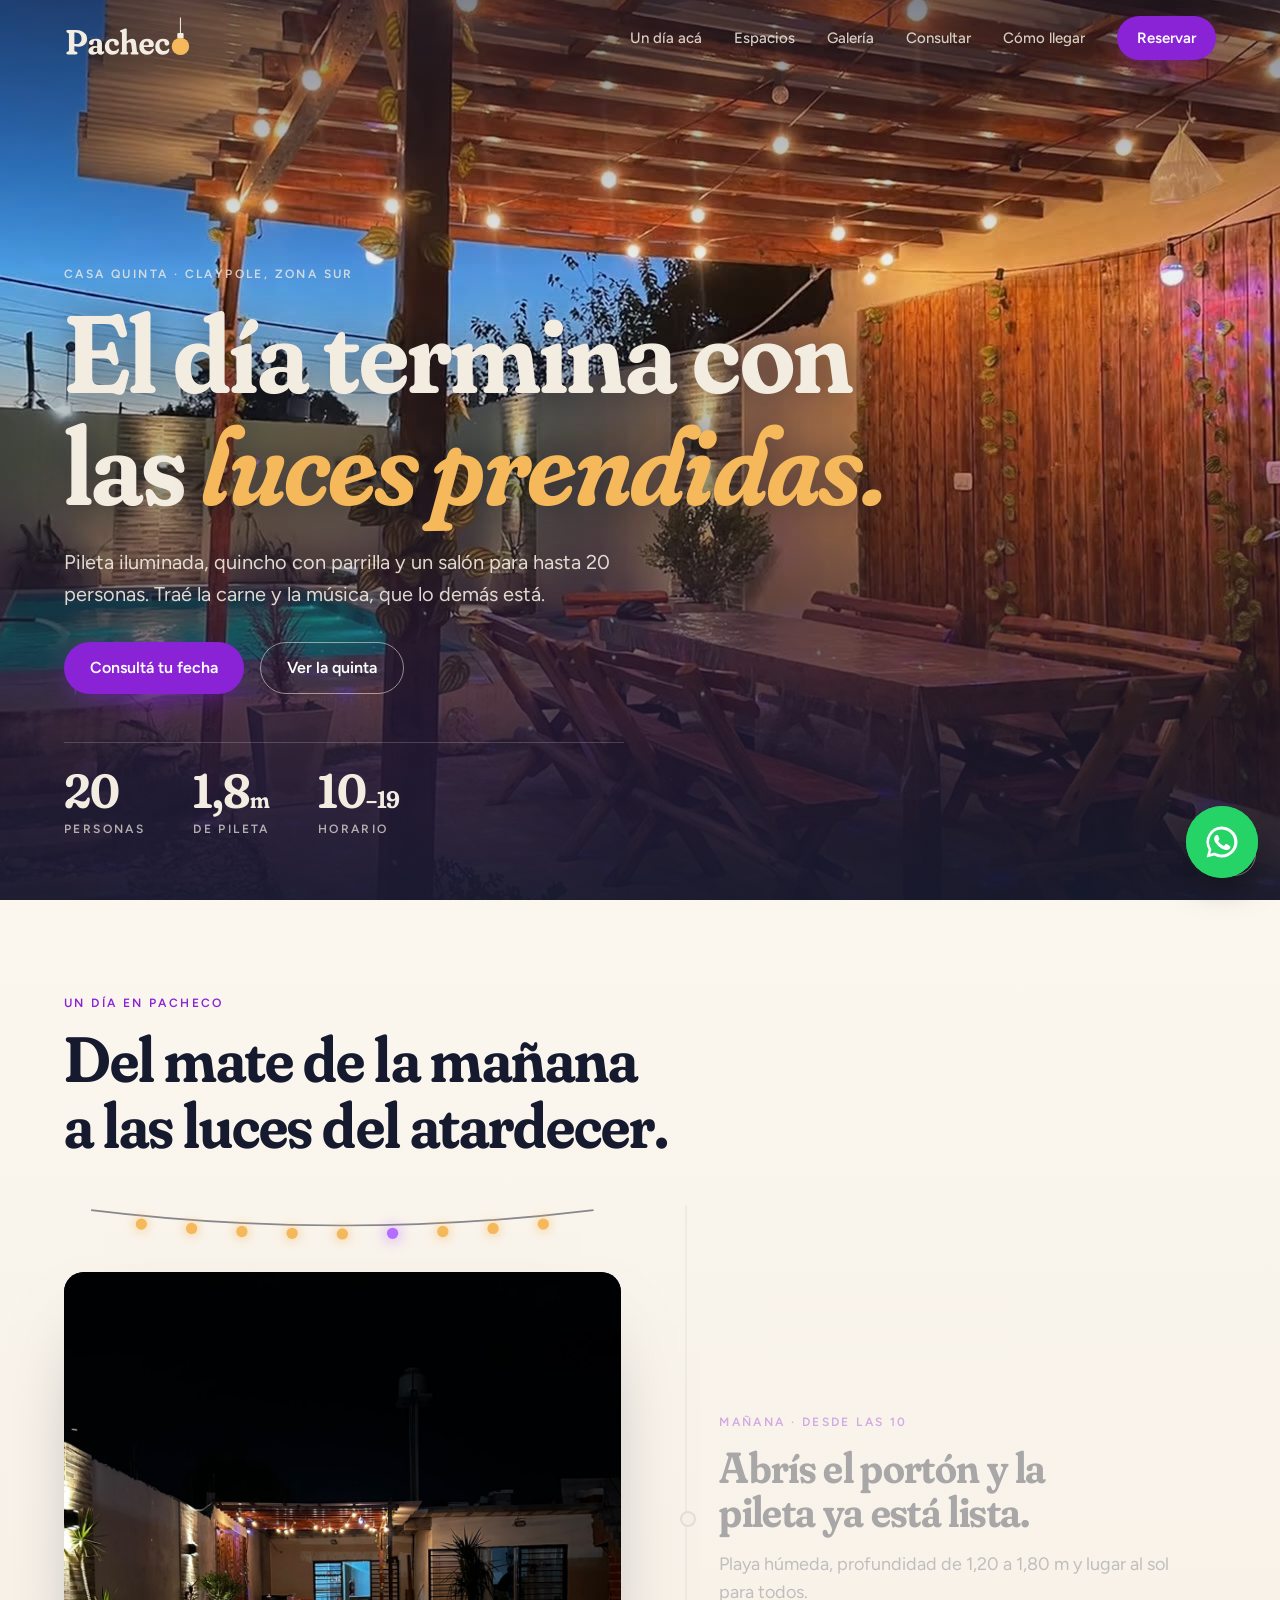
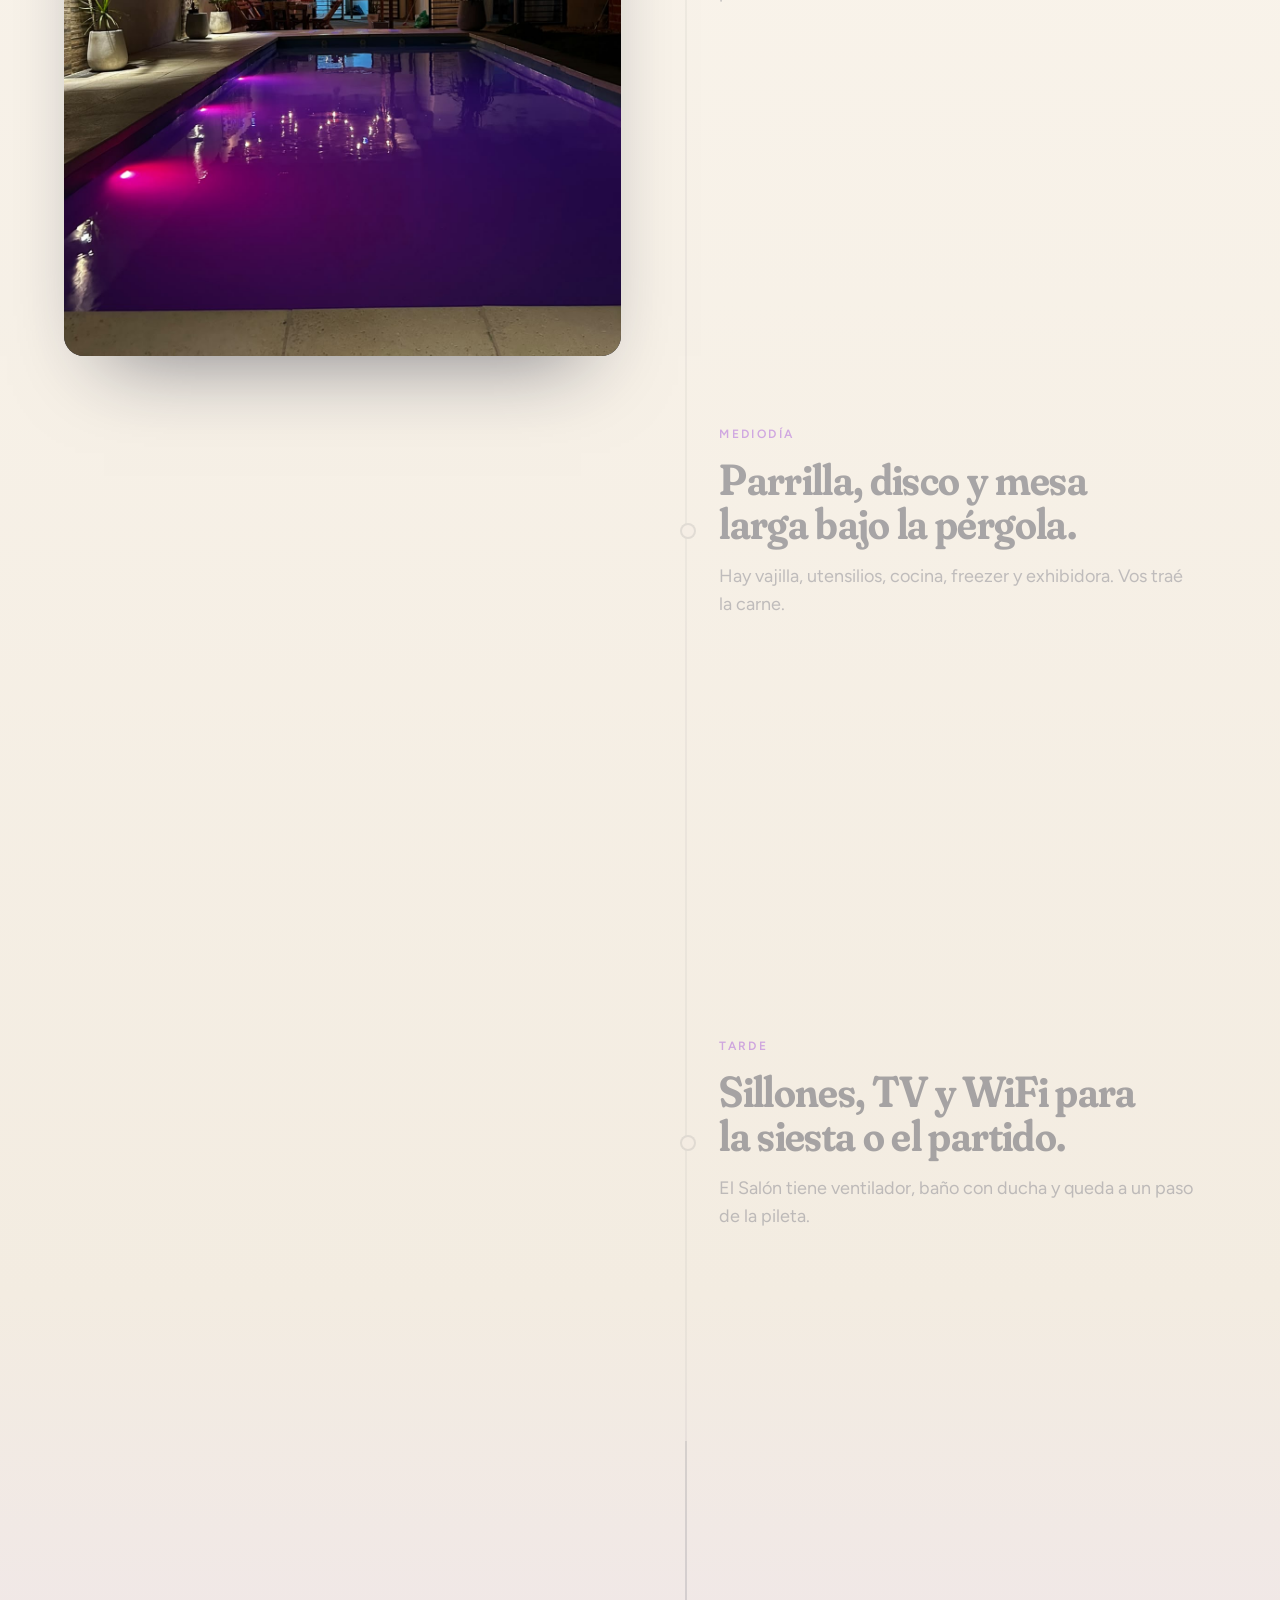
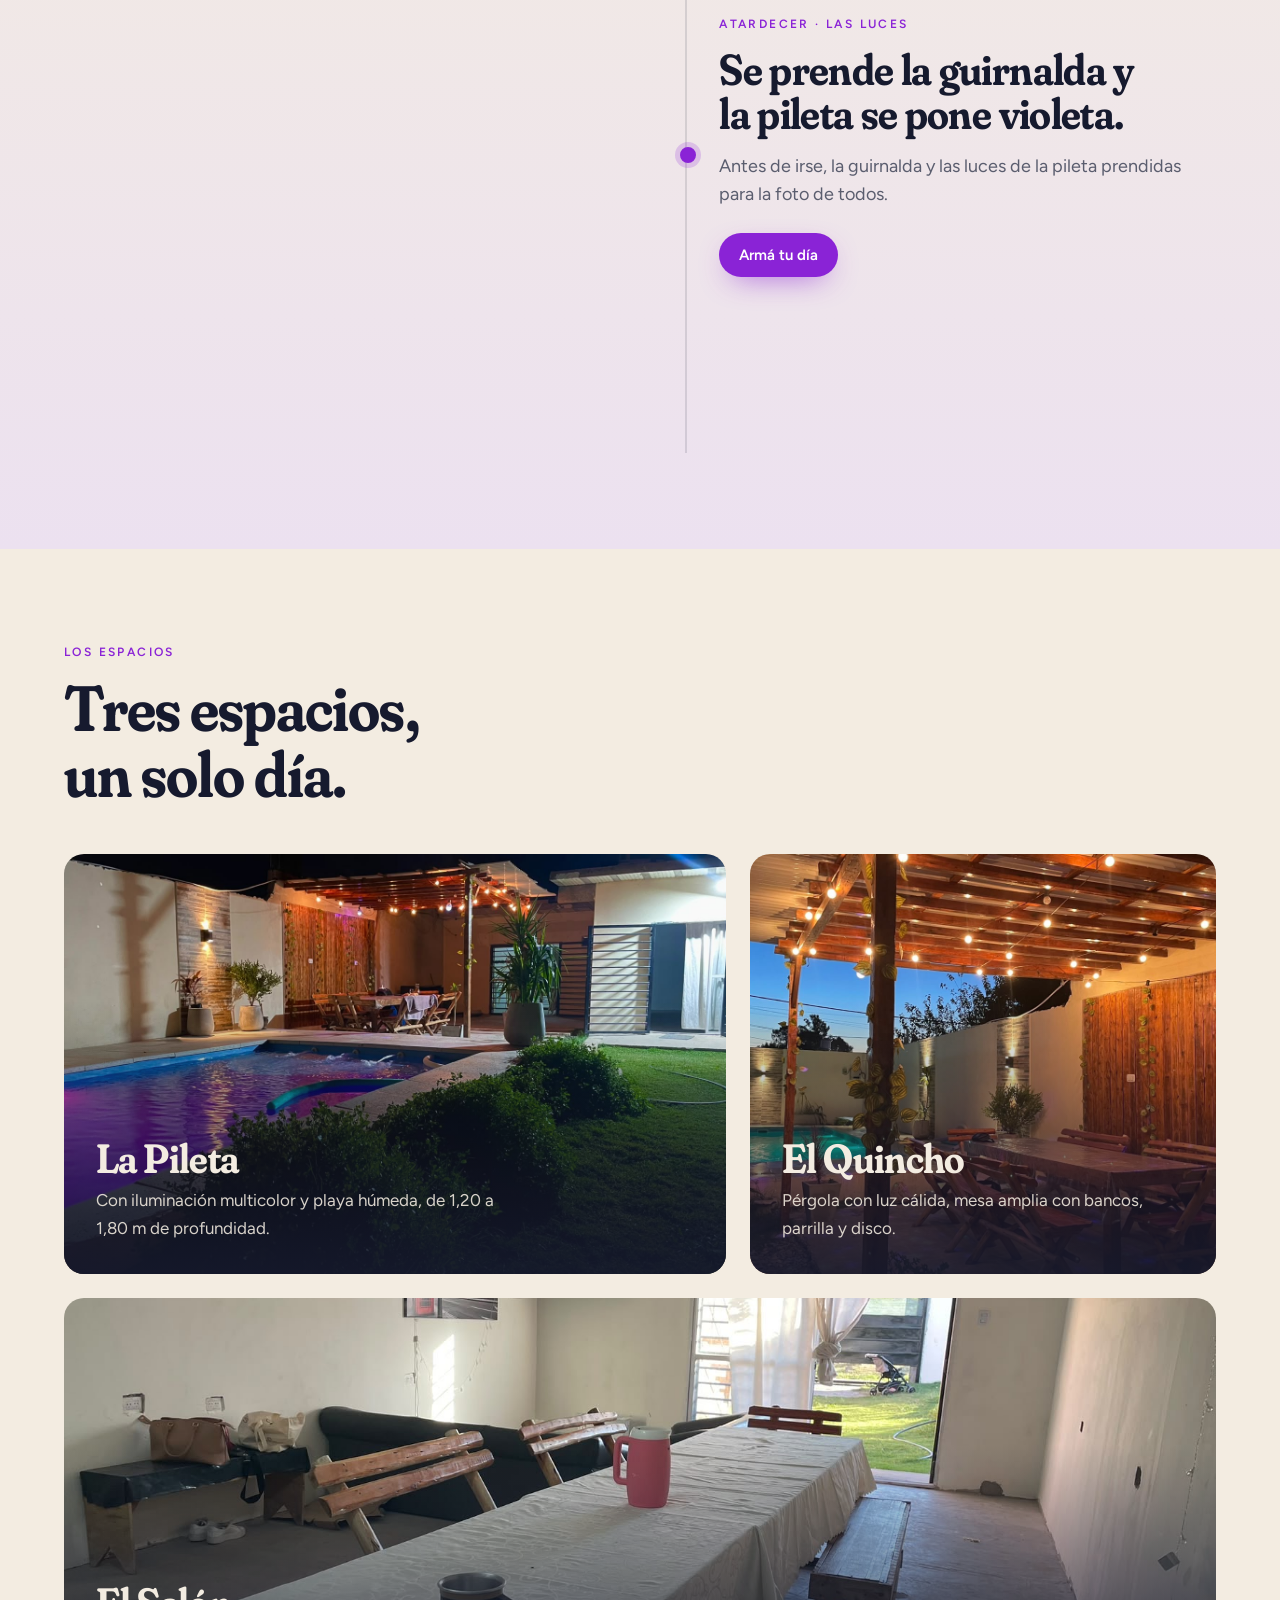
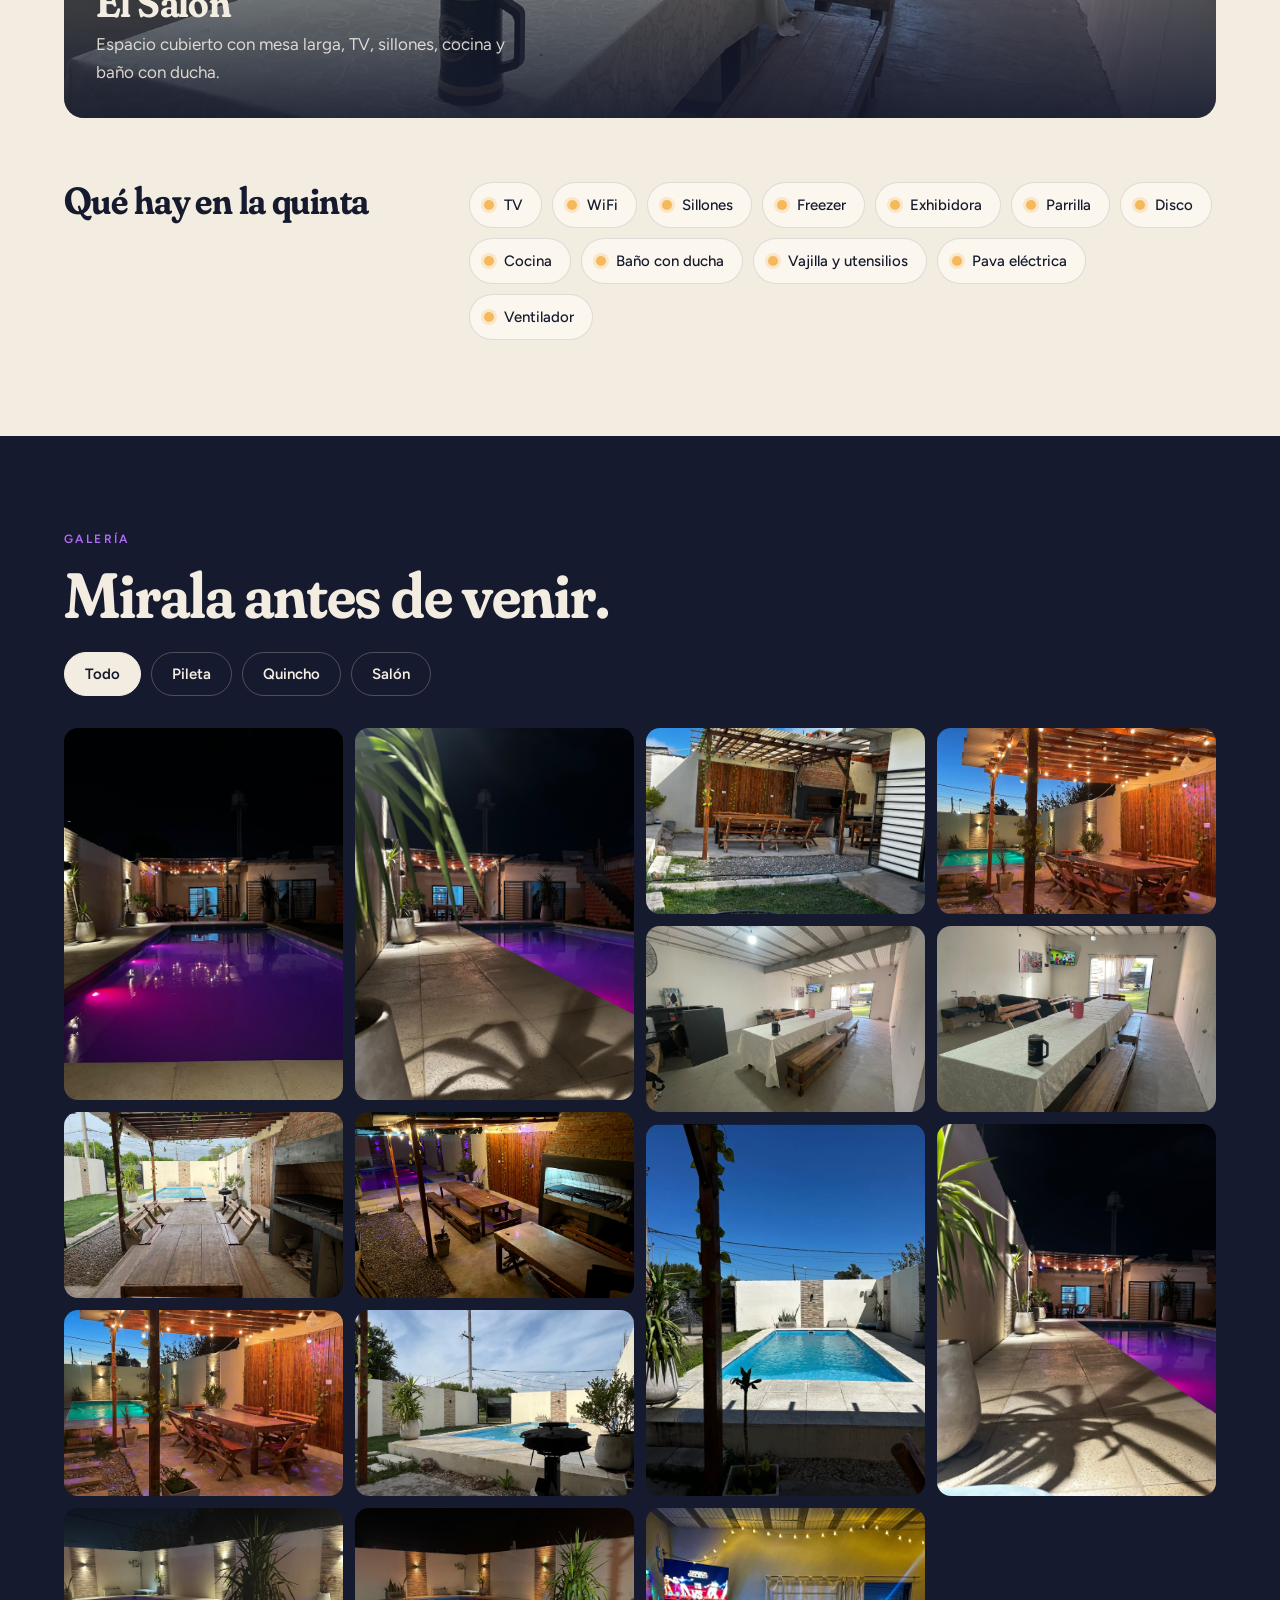
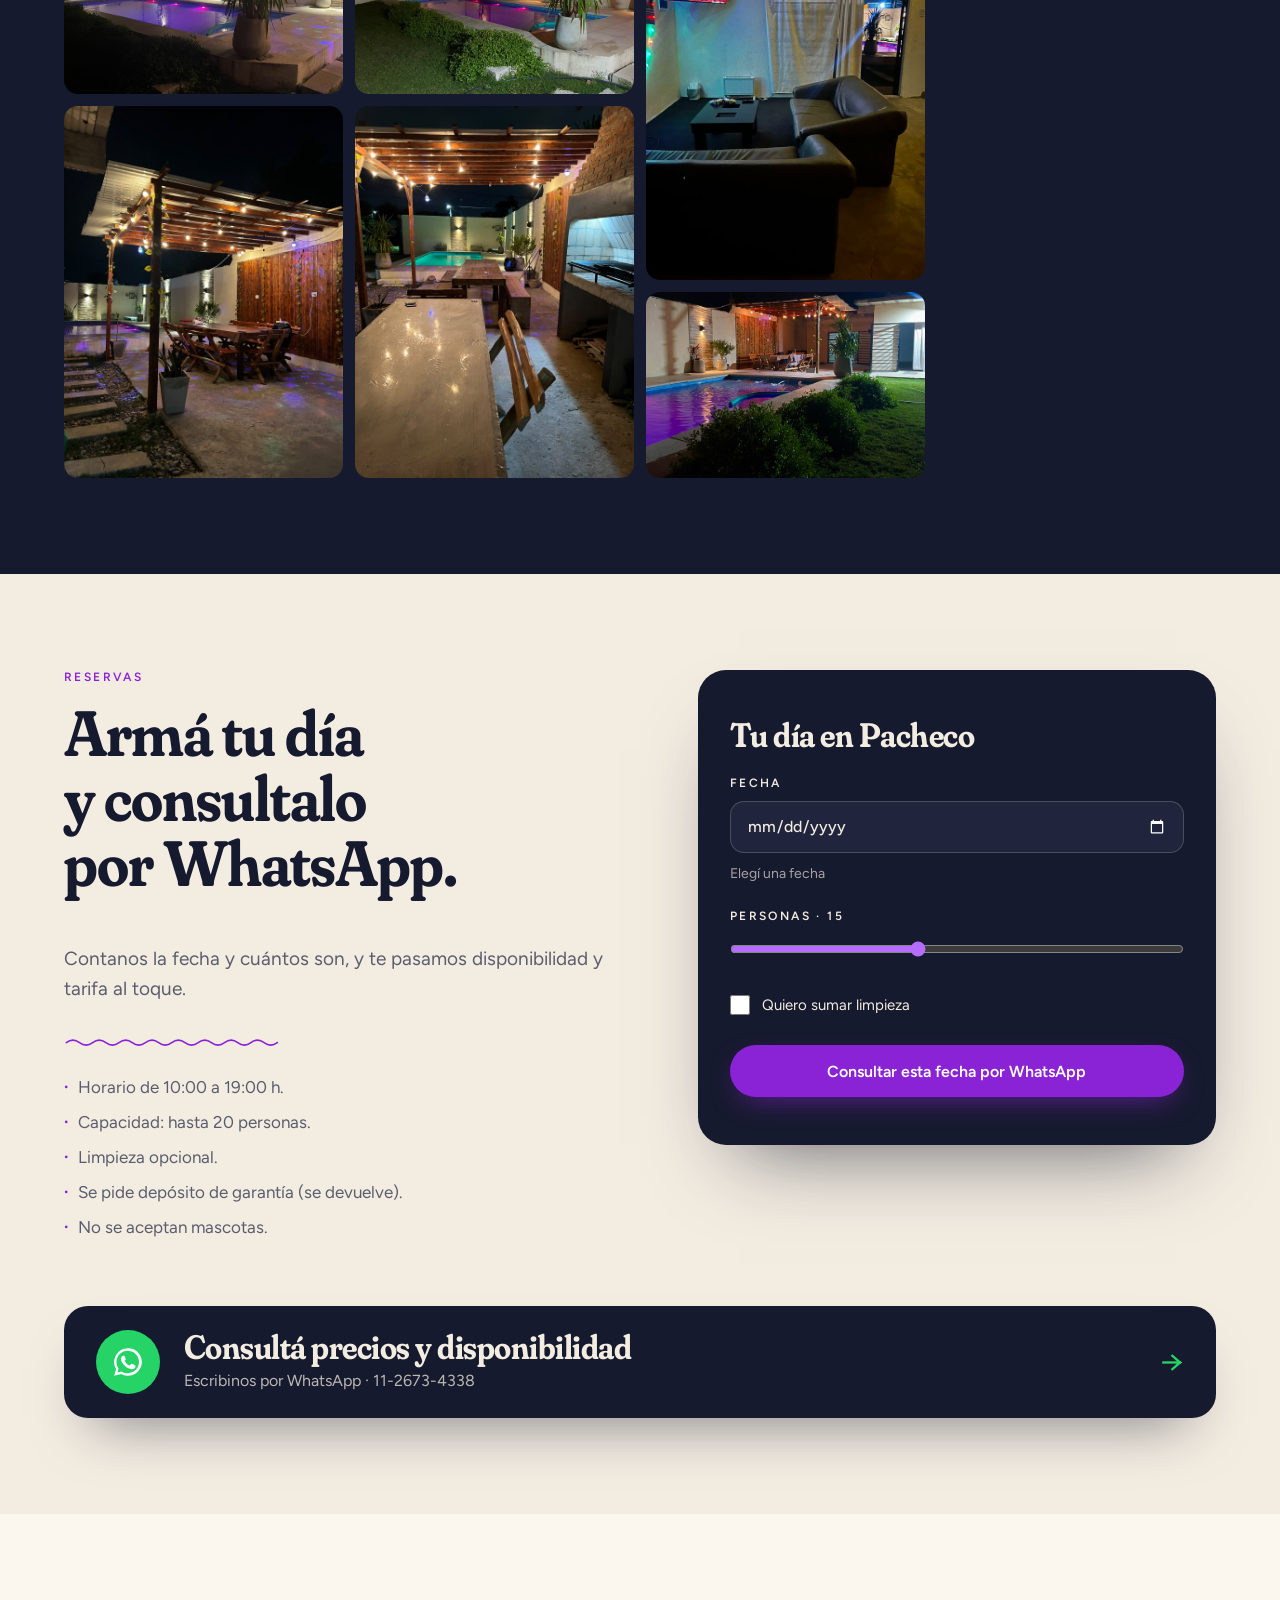
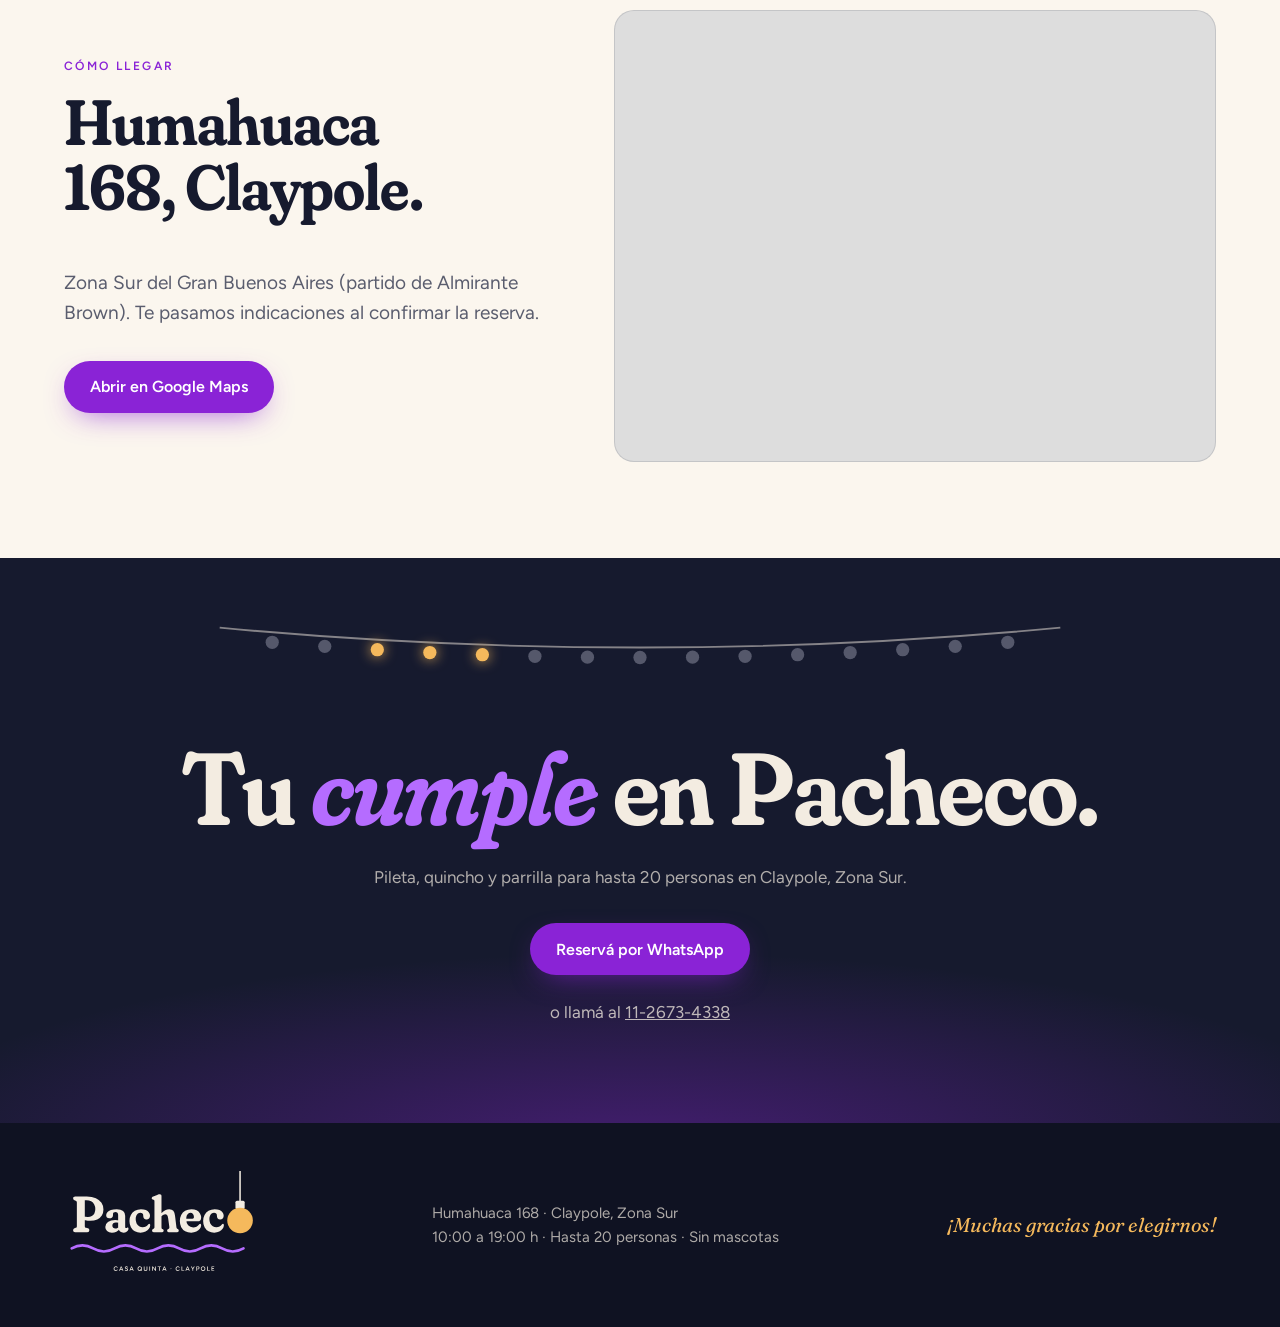
<file: index.html>
<!DOCTYPE html>
<html lang="es">
<head>
  <meta charset="UTF-8">
  <meta name="viewport" content="width=device-width, initial-scale=1.0">
  <title>Casa Quinta Pacheco · Quinta con pileta en Claypole, Zona Sur</title>
  <meta name="description" content="Casa quinta con pileta iluminada, quincho con parrilla y salón para hasta 20 personas en Claypole, Zona Sur. Consultas y reservas por WhatsApp.">
  <meta name="theme-color" content="#161A2E">
  <meta property="og:title" content="Casa Quinta Pacheco · Claypole">
  <meta property="og:description" content="Pileta, quincho y parrilla para hasta 20 personas. El día termina con las luces prendidas.">
  <meta property="og:image" content="assets/video/hero-desktop.jpg">
  <link rel="icon" href="assets/logo/icono.svg" type="image/svg+xml">
  <link rel="preconnect" href="https://fonts.googleapis.com">
  <link rel="preconnect" href="https://fonts.gstatic.com" crossorigin>
  <link href="https://fonts.googleapis.com/css2?family=Figtree:wght@400;500;600&family=Fraunces:ital,opsz,wght,SOFT,WONK@0,9..144,300..900,0..100,0..1;1,9..144,300..900,0..100,0..1&display=swap" rel="stylesheet">
  <link rel="stylesheet" href="styles.css?v=20261117b">
</head>
<body>

<!-- Loader: el foco del logo se prende -->
<div class="loader" aria-hidden="true">
  <svg viewBox="0 0 64 90"><path class="cable" d="M32 0 V30"/><rect x="25" y="28" width="14" height="10" rx="2"/><circle class="foco" cx="32" cy="56" r="18"/></svg>
</div>

<header class="nav" id="nav">
  <div class="wrap nav-in">
    <a href="#inicio" class="nav-logo" aria-label="Pacheco, ir al inicio"><img src="assets/logo/logo-reducido-negativo.svg" alt="Pacheco" width="150" height="54"></a>
    <nav class="nav-links" id="menu" aria-label="Principal">
      <a href="#dia">Un día acá</a>
      <a href="#espacios">Espacios</a>
      <a href="#galeria">Galería</a>
      <a href="#consulta">Consultar</a>
      <a href="#ubicacion">Cómo llegar</a>
      <a class="btn btn-sm js-wa" data-msg="Hola! Quería consultar disponibilidad en Casa Quinta Pacheco." href="#">Reservar</a>
    </nav>
    <button class="burger" id="burger" aria-label="Abrir menú" aria-expanded="false" aria-controls="menu"><span></span><span></span></button>
  </div>
</header>

<main>
  <!-- HERO -->
  <section class="hero" id="inicio">
    <video class="hero-video" id="heroVideo" muted loop playsinline preload="metadata" poster="assets/video/hero-desktop.jpg" aria-hidden="true"></video>
    <div class="hero-shade"></div>
    <div class="wrap hero-in">
      <p class="et hero-kicker">Casa quinta · Claypole, Zona Sur</p>
      <h1 class="d">El día termina con las <em>luces prendidas.</em></h1>
      <p class="hero-sub">Pileta iluminada, quincho con parrilla y un salón para hasta 20 personas. Traé la carne y la música, que lo demás está.</p>
      <div class="hero-cta">
        <a class="btn js-wa" data-msg="Hola! Quería consultar disponibilidad en Casa Quinta Pacheco." href="#">Consultá tu fecha</a>
        <a class="btn btn-ghost" href="#espacios">Ver la quinta</a>
      </div>
      <ul class="fichas" aria-label="Datos de la quinta">
        <li><b class="d">20</b><span class="et">personas</span></li>
        <li><b class="d">1,8<small>m</small></b><span class="et">de pileta</span></li>
        <li><b class="d">10<small>–19</small></b><span class="et">horario</span></li>
      </ul>
    </div>
    <button class="video-toggle" id="videoToggle" aria-label="Pausar video" aria-pressed="false"><span></span></button>
  </section>

  <!-- UN DÍA EN PACHECO: foto fija que cambia mientras se lee -->
  <section class="dia" id="dia">
    <div class="wrap">
      <p class="et sec-k">Un día en Pacheco</p>
      <h2 class="d">Del mate de la mañana a las luces del atardecer.</h2>
      <div class="dia-grid">
        <div class="dia-media" aria-hidden="true">
          <svg class="garland" id="diaGarland" viewBox="0 0 600 60"></svg>
          <div class="dia-fotos">
            <img class="on" src="assets/fotos/14-pileta-dia.jpg" alt="">
            <img src="assets/fotos/22-mesa-parrilla-pileta-dia.jpg" alt="" loading="lazy">
            <img src="assets/fotos/10-sala-juegos.jpg" alt="" loading="lazy">
            <img src="assets/fotos/03-pileta-noche-vertical.jpg" alt="" loading="lazy">
          </div>
        </div>
        <ol class="dia-pasos">
          <li class="paso on">
            <figure><img src="assets/fotos/14-pileta-dia.jpg" alt="Pileta a pleno sol vista desde la pérgola" loading="lazy"></figure>
            <span class="et">Mañana · desde las 10</span>
            <h3 class="d">Abrís el portón y la pileta ya está lista.</h3>
            <p>Playa húmeda, profundidad de 1,20 a 1,80 m y lugar al sol para todos.</p>
          </li>
          <li class="paso">
            <figure><img src="assets/fotos/22-mesa-parrilla-pileta-dia.jpg" alt="Mesa larga de madera bajo la pérgola, con la parrilla al costado y la pileta al fondo" loading="lazy"></figure>
            <span class="et">Mediodía</span>
            <h3 class="d">Parrilla, disco y mesa larga bajo la pérgola.</h3>
            <p>Hay vajilla, utensilios, cocina, freezer y exhibidora. Vos traé la carne.</p>
          </li>
          <li class="paso">
            <figure><img src="assets/fotos/10-sala-juegos.jpg" alt="Salón con sillones y TV" loading="lazy"></figure>
            <span class="et">Tarde</span>
            <h3 class="d">Sillones, TV y WiFi para la siesta o el partido.</h3>
            <p>El Salón tiene ventilador, baño con ducha y queda a un paso de la pileta.</p>
          </li>
          <li class="paso paso-violeta">
            <figure><img src="assets/fotos/03-pileta-noche-vertical.jpg" alt="Pileta con luces violetas y la pérgola iluminada de fondo" loading="lazy"></figure>
            <span class="et">Atardecer · Las luces</span>
            <h3 class="d">Se prende la guirnalda y la pileta se pone violeta.</h3>
            <p>Antes de irse, la guirnalda y las luces de la pileta prendidas para la foto de todos.</p>
            <a class="btn btn-sm" href="#consulta">Armá tu día</a>
          </li>
        </ol>
      </div>
    </div>
  </section>

  <!-- ESPACIOS -->
  <section class="espacios" id="espacios">
    <div class="wrap">
      <p class="et sec-k">Los espacios</p>
      <h2 class="d">Tres espacios, un solo día.</h2>
      <div class="esp-grid">
        <article class="esp reveal">
          <img src="assets/fotos/12-pileta-pergola-cesped-noche.jpg" alt="Pileta iluminada junto al césped y la pérgola" loading="lazy">
          <div class="esp-txt"><h3 class="d">La Pileta</h3><p>Con iluminación multicolor y playa húmeda, de 1,20 a 1,80 m de profundidad.</p></div>
        </article>
        <article class="esp reveal">
          <img src="assets/fotos/05-pergola-atardecer-2.jpg" alt="Pérgola de madera con guirnaldas y mesa con bancos" loading="lazy">
          <div class="esp-txt"><h3 class="d">El Quincho</h3><p>Pérgola con luz cálida, mesa amplia con bancos, parrilla y disco.</p></div>
        </article>
        <article class="esp reveal">
          <img src="assets/fotos/16-quincho-interior-2.jpg" alt="Salón cubierto con mesa larga, TV y sillones" loading="lazy">
          <div class="esp-txt"><h3 class="d">El Salón</h3><p>Espacio cubierto con mesa larga, TV, sillones, cocina y baño con ducha.</p></div>
        </article>
      </div>

      <div class="incluye reveal">
        <h3 class="d">Qué hay en la quinta</h3>
        <ul class="chips">
          <li>TV</li><li>WiFi</li><li>Sillones</li><li>Freezer</li><li>Exhibidora</li><li>Parrilla</li><li>Disco</li><li>Cocina</li><li>Baño con ducha</li><li>Vajilla y utensilios</li><li>Pava eléctrica</li><li>Ventilador</li>
        </ul>
      </div>
    </div>
  </section>

  <!-- GALERÍA -->
  <section class="galeria" id="galeria">
    <div class="wrap">
      <p class="et sec-k">Galería</p>
      <h2 class="d">Mirala antes de venir.</h2>
      <div class="filtros" role="tablist" aria-label="Filtrar galería">
        <button class="on" data-f="todo" role="tab" aria-selected="true">Todo</button>
        <button data-f="pileta" role="tab" aria-selected="false">Pileta</button>
        <button data-f="quincho" role="tab" aria-selected="false">Quincho</button>
        <button data-f="salon" role="tab" aria-selected="false">Salón</button>
      </div>
      <div class="gal" id="gal">
        <button data-cat="pileta" class="g-v"><img src="assets/fotos/03-pileta-noche-vertical.jpg" alt="Pileta violeta de noche" loading="lazy"></button>
        <button data-cat="quincho"><img src="assets/fotos/22-mesa-parrilla-pileta-dia.jpg" alt="Mesa larga y parrilla de día, con la pileta al fondo" loading="lazy"></button>
        <button data-cat="quincho"><img src="assets/fotos/04-pergola-atardecer-1.jpg" alt="Pérgola al atardecer" loading="lazy"></button>
        <button data-cat="pileta"><img src="assets/fotos/11-pileta-apliques-noche-2.jpg" alt="Pileta con apliques en los muros" loading="lazy"></button>
        <button data-cat="quincho" class="g-v"><img src="assets/fotos/06-pergola-noche-vertical.jpg" alt="Pérgola de noche con guirnalda" loading="lazy"></button>
        <button data-cat="pileta" class="g-v"><img src="assets/fotos/07-pileta-palmera-sombra-1.jpg" alt="Palmera en primer plano y pileta violeta" loading="lazy"></button>
        <button data-cat="quincho"><img src="assets/fotos/19-parrilla-pergola-noche.jpg" alt="Parrilla y mesas del quincho" loading="lazy"></button>
        <button data-cat="pileta"><img src="assets/fotos/23-pileta-disco-dia.jpg" alt="Pileta de día con el disco listo al costado" loading="lazy"></button>
        <button data-cat="pileta"><img src="assets/fotos/09-pileta-apliques-noche-1.jpg" alt="Pileta y muros con piedra" loading="lazy"></button>
        <button data-cat="quincho" class="g-v"><img src="assets/fotos/18-parrilla-noche-vertical.jpg" alt="Parrilla con mesas y pileta al fondo" loading="lazy"></button>
        <button data-cat="quincho"><img src="assets/fotos/21-quincho-pergola-dia.jpg" alt="Quincho con pérgola, mesa de madera y parrilla de día" loading="lazy"></button>
        <button data-cat="salon"><img src="assets/fotos/15-quincho-interior-1.jpg" alt="Salón cubierto con mesa larga" loading="lazy"></button>
        <button data-cat="pileta" class="g-v"><img src="assets/fotos/14-pileta-dia.jpg" alt="Pileta de día" loading="lazy"></button>
        <button data-cat="salon" class="g-v"><img src="assets/fotos/10-sala-juegos.jpg" alt="Sillones y TV" loading="lazy"></button>
        <button data-cat="pileta"><img src="assets/fotos/12-pileta-pergola-cesped-noche.jpg" alt="Pileta, césped y pérgola" loading="lazy"></button>
        <button data-cat="quincho"><img src="assets/fotos/05-pergola-atardecer-2.jpg" alt="Quincho con mesa y bancos" loading="lazy"></button>
        <button data-cat="salon"><img src="assets/fotos/16-quincho-interior-2.jpg" alt="Salón con TV" loading="lazy"></button>
        <button data-cat="pileta" class="g-v"><img src="assets/fotos/08-pileta-palmera-sombra-2.jpg" alt="Sombra de palmera junto a la pileta" loading="lazy"></button>
      </div>
    </div>
  </section>

  <!-- CONSULTA (sin precios: se cotiza por WhatsApp) -->
  <section class="precios" id="consulta">
    <div class="wrap precios-in">
      <div>
        <p class="et sec-k">Reservas</p>
        <h2 class="d">Armá tu día y consultalo por WhatsApp.</h2>
        <p class="lead">Contanos la fecha y cuántos son, y te pasamos disponibilidad y tarifa al toque.</p>
        <svg class="agua" viewBox="0 0 400 24" aria-hidden="true"><path d="M4 12 q 12 -9 24 0 t 24 0 t 24 0 t 24 0 t 24 0 t 24 0 t 24 0 t 24 0 t 24 0 t 24 0 t 24 0 t 24 0 t 24 0 t 24 0 t 24 0 t 24 0"/></svg>
        <ul class="reglas">
          <li>Horario de 10:00 a 19:00 h.</li>
          <li>Capacidad: hasta 20 personas.</li>
          <li>Limpieza opcional.</li>
          <li>Se pide depósito de garantía (se devuelve).</li>
          <li>No se aceptan mascotas.</li>
        </ul>
      </div>

      <form class="calc" id="calc" aria-labelledby="calcTit">
        <h3 class="d" id="calcTit">Tu día en Pacheco</h3>
        <label class="campo">
          <span class="et">Fecha</span>
          <input type="date" id="cFecha" required>
          <small id="cTipo">Elegí una fecha</small>
        </label>

        <label class="campo">
          <span class="et">Personas · <output id="cPersOut">15</output></span>
          <input type="range" id="cPers" min="1" max="35" value="15">
        </label>

        <label class="check"><input type="checkbox" id="cLimpieza"> Quiero sumar limpieza</label>

        <a class="btn btn-full" id="cEnviar" href="#" target="_blank" rel="noopener">Consultar esta fecha por WhatsApp</a>
      </form>
    </div>

    <div class="wrap">
      <a class="cartel-wa js-wa" data-msg="Hola! Quería consultar precios y disponibilidad en Casa Quinta Pacheco." href="#">
        <span class="cartel-ic" aria-hidden="true"><svg viewBox="0 0 32 32" width="34" height="34" fill="#fff"><use href="#ic-wa"/></svg></span>
        <span class="cartel-tx"><b class="d">Consultá precios y disponibilidad</b><span>Escribinos por WhatsApp · 11-2673-4338</span></span>
        <span class="cartel-flecha" aria-hidden="true">→</span>
      </a>
    </div>
  </section>

  <!-- UBICACIÓN -->
  <section class="ubicacion" id="ubicacion">
    <div class="wrap ubi-in">
      <div>
        <p class="et sec-k">Cómo llegar</p>
        <h2 class="d">Humahuaca 168, Claypole.</h2>
        <p class="lead">Zona Sur del Gran Buenos Aires (partido de Almirante Brown). Te pasamos indicaciones al confirmar la reserva.</p>
        <a class="btn" href="https://www.google.com/maps/dir/?api=1&destination=Humahuaca+168,+Claypole,+Buenos+Aires" target="_blank" rel="noopener">Abrir en Google Maps</a>
      </div>
      <div class="mapa">
        <iframe title="Mapa de Casa Quinta Pacheco" src="https://www.google.com/maps?q=Humahuaca+168,+Claypole,+Buenos+Aires&output=embed" loading="lazy" referrerpolicy="no-referrer-when-downgrade"></iframe>
      </div>
    </div>
  </section>

  <!-- CIERRE -->
  <section class="cierre">
    <svg class="garland" id="cierreGarland" viewBox="0 0 900 70" aria-hidden="true"></svg>
    <div class="wrap">
      <h2 class="d">Tu <em>cumple</em> en Pacheco.</h2>
      <p class="frases">Pileta, quincho y parrilla para hasta 20 personas en Claypole, Zona Sur.</p>
      <a class="btn js-wa" data-msg="Hola! Quería reservar Casa Quinta Pacheco." href="#">Reservá por WhatsApp</a>
      <p class="tel">o llamá al <a href="tel:+5491126734338">11-2673-4338</a></p>
    </div>
  </section>
</main>

<footer class="footer">
  <div class="wrap foot-in">
    <img src="assets/logo/logo-negativo-transparente.svg" alt="Pacheco · Casa Quinta · Claypole" width="220" height="110">
    <p>Humahuaca 168 · Claypole, Zona Sur<br>10:00 a 19:00 h · Hasta 20 personas · Sin mascotas</p>
    <p class="gracias">¡Muchas gracias por elegirnos!</p>
  </div>
</footer>

<svg width="0" height="0" style="position:absolute" aria-hidden="true"><symbol id="ic-wa" viewBox="0 0 32 32"><path d="M16 3a13 13 0 0 0-11.2 19.6L3 29l6.6-1.7A13 13 0 1 0 16 3Zm0 23.6c-2 0-3.9-.5-5.6-1.5l-.4-.2-3.9 1 1-3.8-.3-.4A10.6 10.6 0 1 1 16 26.6Zm5.8-7.9c-.3-.2-1.9-.9-2.2-1-.3-.1-.5-.2-.7.2l-1 1.2c-.2.2-.4.2-.7.1a8.7 8.7 0 0 1-4.3-3.8c-.3-.6.3-.5.9-1.7.1-.2 0-.4 0-.6l-1-2.4c-.3-.6-.5-.5-.7-.5h-.6c-.2 0-.6.1-.9.4-.3.3-1.2 1.1-1.2 2.8s1.2 3.2 1.4 3.5c.2.2 2.4 3.6 5.8 5 2.1.9 3 1 4 .8.7-.1 1.9-.8 2.2-1.5.3-.7.3-1.4.2-1.5-.1-.1-.3-.2-.6-.3Z"/></symbol></svg>
<a class="wa-float js-wa" data-msg="Hola! Quería consultar disponibilidad en Casa Quinta Pacheco." href="#" aria-label="Escribinos por WhatsApp">
  <svg viewBox="0 0 32 32" width="34" height="34" fill="#fff" aria-hidden="true"><use href="#ic-wa"/></svg>
</a>

<!-- Lightbox -->
<dialog class="lightbox" id="lightbox" aria-label="Foto ampliada">
  <button class="lb-x" id="lbClose" aria-label="Cerrar">×</button>
  <button class="lb-nav lb-prev" id="lbPrev" aria-label="Foto anterior">‹</button>
  <img id="lbImg" alt="">
  <button class="lb-nav lb-next" id="lbNext" aria-label="Foto siguiente">›</button>
</dialog>

<script src="script.js?v=20261117b"></script>
</body>
</html>
</file>
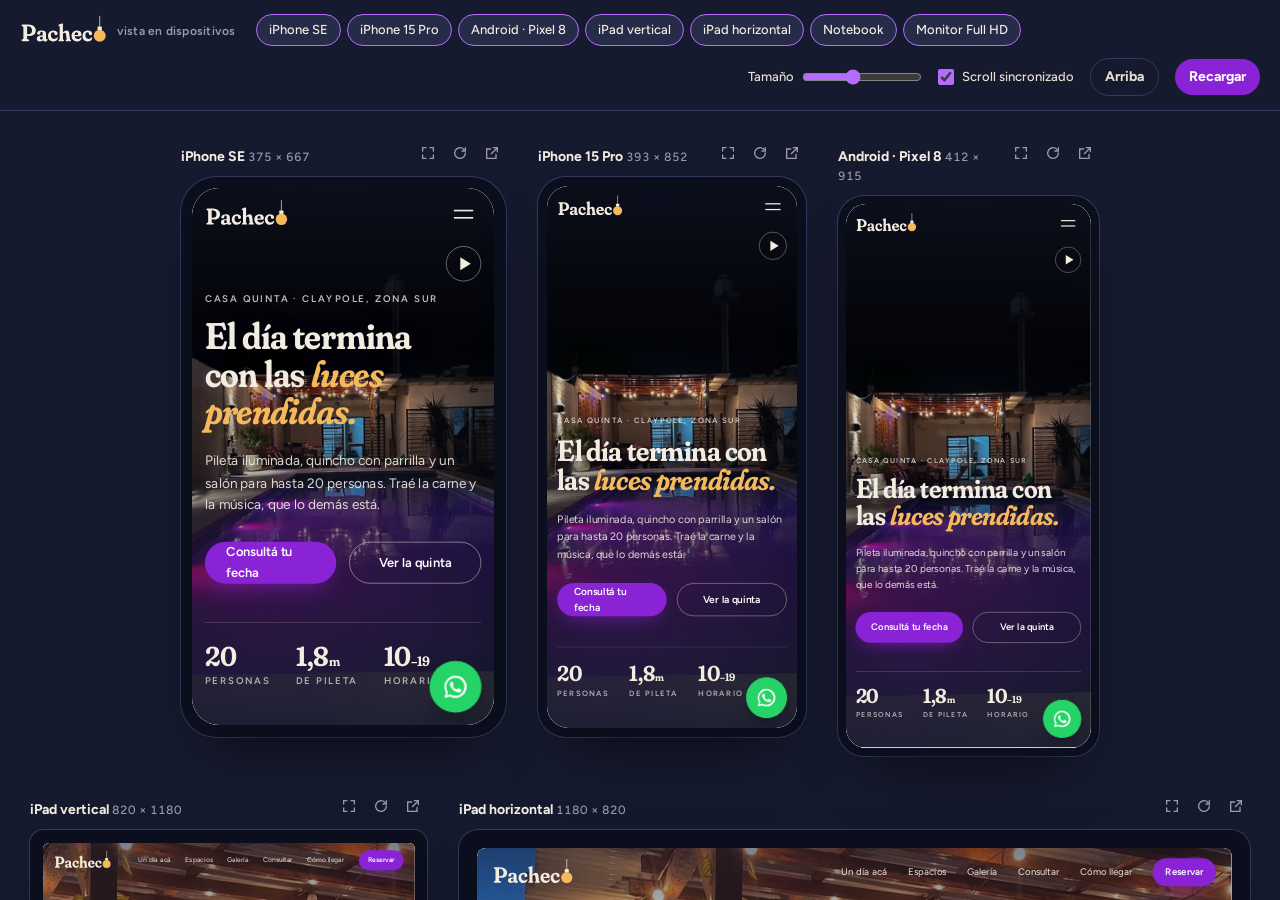
<file: dispositivos.html>
<!DOCTYPE html>
<html lang="es">
<head>
<meta charset="UTF-8">
<meta name="viewport" content="width=device-width, initial-scale=1.0">
<meta name="robots" content="noindex">
<title>Pacheco · Vista en dispositivos</title>
<link rel="icon" href="assets/logo/icono.svg" type="image/svg+xml">
<link rel="preconnect" href="https://fonts.googleapis.com">
<link rel="preconnect" href="https://fonts.gstatic.com" crossorigin>
<link href="https://fonts.googleapis.com/css2?family=Fraunces:opsz,wght,SOFT@9..144,640,100&family=Figtree:wght@500;600;700&display=swap" rel="stylesheet">
<style>
:root{--deep:#161A2E;--navy:#262B48;--panel:#1D2139;--line:#343A5C;--soft:#E7E0D4;--mute:#9C9AA8;--orange:#B56CFF;--white:#F3ECE1;color-scheme:dark}
*{box-sizing:border-box;margin:0}
html,body{height:100%}
body{background:var(--deep);color:var(--soft);font:500 14px/1.4 Figtree,system-ui,sans-serif;display:flex;flex-direction:column}
button,input{font:inherit;color:inherit}
:focus-visible{outline:2px solid var(--orange);outline-offset:2px}

.bar{display:flex;flex-wrap:wrap;align-items:center;gap:12px 20px;padding:14px 20px;border-bottom:1px solid var(--line);background:var(--deep);position:sticky;top:0;z-index:5}
.brand{font:640 22px/1 Fraunces,Georgia,serif;font-variation-settings:'SOFT' 100;color:var(--white);letter-spacing:-.02em;white-space:nowrap}
.brand img{height:30px;vertical-align:middle}
.brand small{font:600 12px Figtree,sans-serif;color:var(--mute);letter-spacing:.02em;margin-left:8px}
.chips{display:flex;flex-wrap:wrap;gap:6px}
.chip{border:1px solid var(--line);background:transparent;border-radius:999px;padding:6px 12px;font-size:13px;cursor:pointer;color:var(--mute);min-height:32px}
.chip[aria-pressed="true"]{background:var(--navy);border-color:var(--orange);color:var(--white)}
.ctrls{display:flex;flex-wrap:wrap;align-items:center;gap:10px 16px;margin-left:auto}
.ctrl{display:flex;align-items:center;gap:8px;font-size:13px;white-space:nowrap}
.ctrl input[type=range]{accent-color:var(--orange);width:120px}
.ctrl input[type=checkbox]{accent-color:var(--orange);width:16px;height:16px}
.btn{border:0;background:#8A23D6;color:#fff;font-weight:700;border-radius:999px;padding:8px 14px;cursor:pointer;min-height:34px}
.btn.ghost{background:transparent;border:1px solid var(--line);color:var(--soft)}

.stage{flex:1;overflow:auto;padding:28px 20px 48px}
.grid{display:flex;flex-wrap:wrap;gap:36px 32px;align-items:flex-start;justify-content:center}
.dev{display:flex;flex-direction:column;gap:10px}
.dev[hidden]{display:none}
.dev-h{display:flex;align-items:baseline;justify-content:space-between;gap:12px}
.dev-name{color:var(--white);font-weight:700}
.dev-dim{color:var(--mute);font-size:12px;font-variant-numeric:tabular-nums}
.dev-acts{display:flex;gap:4px}
.ico{border:0;background:transparent;color:var(--mute);cursor:pointer;width:28px;height:28px;border-radius:8px;display:grid;place-items:center}
.ico:hover{background:var(--navy);color:var(--white)}
.ico svg{width:16px;height:16px}

/* marcos */
.frame{position:relative;background:#0B0E1C;box-shadow:0 30px 60px -30px rgba(0,0,0,.7),0 0 0 1px var(--line)}
.frame .screen{position:absolute;overflow:hidden;background:#fff}
.frame iframe{border:0;display:block;transform-origin:0 0;background:#fff}
.phone{border-radius:calc(44px*var(--s))}
.phone .screen{border-radius:calc(34px*var(--s))}
.tablet{border-radius:calc(30px*var(--s))}
.tablet .screen{border-radius:calc(14px*var(--s))}
.laptop .screen,.desktop .screen{border-radius:calc(8px*var(--s))}
.laptop{border-radius:calc(18px*var(--s)) calc(18px*var(--s)) 4px 4px}
.base{height:calc(26px*var(--s));margin:0 calc(-90px*var(--s));background:linear-gradient(#343A5C,#1D2139);border-radius:0 0 calc(22px*var(--s)) calc(22px*var(--s))}
.stand{width:calc(260px*var(--s));height:calc(90px*var(--s));margin:0 auto;background:linear-gradient(#2A2F4E,#171A2E);clip-path:polygon(30% 0,70% 0,85% 100%,15% 100%)}
.notch{position:absolute;left:50%;transform:translateX(-50%);top:calc(11px*var(--s));width:calc(110px*var(--s));height:calc(30px*var(--s));background:#0B0E1C;border-radius:999px;z-index:2;pointer-events:none}

/* modo foco */
body.focus .dev:not(.on){display:none}
.empty{color:var(--mute);text-align:center;padding:60px 0}
@media (max-width:700px){.ctrls{margin-left:0}.bar{padding:12px 16px}.stage{padding:20px 16px 40px}}
</style>
</head>
<body>
<header class="bar">
  <div class="brand"><img src="assets/logo/logo-reducido-negativo.svg" alt="Pacheco"><small>vista en dispositivos</small></div>
  <div class="chips" id="chips" aria-label="Dispositivos"></div>
  <div class="ctrls">
    <label class="ctrl">Tamaño <input type="range" id="size" min="320" max="900" step="10" value="560"></label>
    <label class="ctrl"><input type="checkbox" id="sync" checked> Scroll sincronizado</label>
    <button class="btn ghost" id="top">Arriba</button>
    <button class="btn" id="reload">Recargar</button>
  </div>
</header>
<main class="stage"><div class="grid" id="grid"></div></main>

<script>
(function(){
  const SRC = './index.html';
  const DEVICES = [
    {id:'se',     name:'iPhone SE',        w:375,  h:667,  kind:'phone',  pad:14},
    {id:'i15',    name:'iPhone 15 Pro',    w:393,  h:852,  kind:'phone',  pad:14, notch:true},
    {id:'pixel',  name:'Android · Pixel 8',w:412,  h:915,  kind:'phone',  pad:14},
    {id:'ipadv',  name:'iPad vertical',    w:820,  h:1180, kind:'tablet', pad:28},
    {id:'ipadh',  name:'iPad horizontal',  w:1180, h:820,  kind:'tablet', pad:28},
    {id:'laptop', name:'Notebook',         w:1440, h:900,  kind:'laptop', pad:22},
    {id:'desk',   name:'Monitor Full HD',  w:1920, h:1080, kind:'desktop',pad:24}
  ];
  const ICON = {
    expand:'<svg viewBox="0 0 24 24" fill="none" stroke="currentColor" stroke-width="2" stroke-linecap="round"><path d="M4 9V4h5M20 9V4h-5M4 15v5h5M20 15v5h-5"/></svg>',
    reload:'<svg viewBox="0 0 24 24" fill="none" stroke="currentColor" stroke-width="2" stroke-linecap="round"><path d="M20 12a8 8 0 1 1-2.3-5.6M20 4v5h-5"/></svg>',
    open:'<svg viewBox="0 0 24 24" fill="none" stroke="currentColor" stroke-width="2" stroke-linecap="round"><path d="M14 4h6v6M20 4l-9 9M18 14v6H4V6h6"/></svg>'
  };

  const grid = document.getElementById('grid');
  const chips = document.getElementById('chips');
  const size = document.getElementById('size');
  const sync = document.getElementById('sync');
  let saved = {};
  try { saved = JSON.parse(localStorage.getItem('pacheco_disp') || '{}'); } catch(e){}
  const hidden = new Set(saved.hidden || []);
  if (saved.size) size.value = saved.size;
  if (saved.sync === false) sync.checked = false;
  function save(){ try{ localStorage.setItem('pacheco_disp', JSON.stringify({hidden:[...hidden], size:+size.value, sync:sync.checked})); }catch(e){} }


  const els = {};
  DEVICES.forEach(d => {
    const chip = document.createElement('button');
    chip.className = 'chip'; chip.textContent = d.name;
    chip.setAttribute('aria-pressed', !hidden.has(d.id));
    chip.onclick = () => {
      hidden.has(d.id) ? hidden.delete(d.id) : hidden.add(d.id);
      chip.setAttribute('aria-pressed', !hidden.has(d.id));
      els[d.id].wrap.hidden = hidden.has(d.id);
      document.body.classList.remove('focus');
      save();
    };
    chips.appendChild(chip);

    const wrap = document.createElement('section');
    wrap.className = 'dev'; wrap.hidden = hidden.has(d.id);
    wrap.innerHTML =
      '<div class="dev-h"><div><span class="dev-name">'+d.name+'</span> <span class="dev-dim">'+d.w+' × '+d.h+'</span></div>'+
      '<div class="dev-acts">'+
        '<button class="ico" data-a="expand" title="Ver solo este">'+ICON.expand+'</button>'+
        '<button class="ico" data-a="reload" title="Recargar">'+ICON.reload+'</button>'+
        '<a class="ico" href="'+SRC+'" target="_blank" rel="noopener" title="Abrir en pestaña nueva">'+ICON.open+'</a>'+
      '</div></div>'+
      '<div class="frame '+d.kind+'"><div class="screen"><iframe title="'+d.name+'" src="'+SRC+'"></iframe></div>'+(d.notch?'<div class="notch"></div>':'')+'</div>'+
      (d.kind==='laptop' ? '<div class="base"></div>' : d.kind==='desktop' ? '<div class="stand"></div>' : '');
    grid.appendChild(wrap);
    const iframe = wrap.querySelector('iframe');
    els[d.id] = {d, wrap, iframe, frame: wrap.querySelector('.frame'), screen: wrap.querySelector('.screen'), ignore:0};
    wrap.querySelector('[data-a=expand]').onclick = () => {
      const on = !(document.body.classList.contains('focus') && wrap.classList.contains('on'));
      document.querySelectorAll('.dev').forEach(x => x.classList.remove('on'));
      document.body.classList.toggle('focus', on);
      if (on) wrap.classList.add('on');
      layout();
    };
    wrap.querySelector('[data-a=reload]').onclick = () => { iframe.src = SRC; };
    iframe.addEventListener('load', () => hook(els[d.id]));
  });

  function layout(){
    const focus = document.body.classList.contains('focus');
    const avail = document.querySelector('.stage').clientWidth - 40;
    Object.values(els).forEach(e => {
      const d = e.d;
      let target = +size.value;                     // alto visible del marco
      if (focus) target = Math.max(target, window.innerHeight - 160);
      let s = target / (d.h + d.pad*2);
      const maxW = focus ? avail : avail;           // nunca más ancho que la pantalla
      if ((d.w + d.pad*2) * s > maxW) s = maxW / (d.w + d.pad*2);
      e.frame.style.setProperty('--s', s);
      e.wrap.style.setProperty('--s', s);
      e.frame.style.width  = (d.w + d.pad*2) * s + 'px';
      e.frame.style.height = (d.h + d.pad*2) * s + 'px';
      Object.assign(e.screen.style, {left:d.pad*s+'px', top:d.pad*s+'px', width:d.w*s+'px', height:d.h*s+'px'});
      Object.assign(e.iframe.style, {width:d.w+'px', height:d.h+'px', transform:'scale('+s+')'});
      e.wrap.style.width = (d.w + d.pad*2) * s + 'px';
    });
  }

  // Scroll sincronizado: mismo porcentaje de la página en todos los marcos
  function hook(e){
    let w; try { w = e.iframe.contentWindow; w.document; } catch(err){ return; }
    w.addEventListener('scroll', () => {
      if (!sync.checked || performance.now() < e.ignore) return;
      const doc = w.document.documentElement;
      const r = w.scrollY / Math.max(1, doc.scrollHeight - w.innerHeight);
      Object.values(els).forEach(o => {
        if (o === e || o.wrap.hidden) return;
        try {
          const ow = o.iframe.contentWindow, od = ow.document.documentElement;
          o.ignore = performance.now() + 120;
          ow.scrollTo({top: r * (od.scrollHeight - ow.innerHeight), behavior:'instant'});
        } catch(err){}
      });
    }, {passive:true});
  }

  size.addEventListener('input', () => { layout(); save(); });
  sync.addEventListener('change', save);
  document.getElementById('reload').onclick = () => Object.values(els).forEach(e => { e.iframe.src = SRC; });
  document.getElementById('top').onclick = () => Object.values(els).forEach(e => {
    try { e.ignore = performance.now()+120; e.iframe.contentWindow.scrollTo({top:0, behavior:'instant'}); } catch(err){}
  });
  window.addEventListener('resize', layout);
  layout();
})();
</script>
</body>
</html>
</file>
<file: styles.css>
/* Casa Quinta Pacheco · estilos
   Marca: marca/plataforma.md — Piedra 60 · Noche 30 · Violeta Pileta 10 · Ámbar solo en focos */
:root{
  --piedra:#F3ECE1; --papel:#FBF6EE; --noche:#161A2E; --noche-2:#20253D;
  --violeta:#8A23D6; --violeta-l:#B56CFF; --ambar:#F5B95C;
  --suave:#5A5D6E; --linea:rgba(22,26,46,.12);
  --display:"Fraunces",Georgia,serif; --texto:"Figtree",system-ui,sans-serif;
  --s1:8px; --s2:16px; --s3:24px; --s4:32px; --s5:48px; --s6:64px; --s7:96px;
  --r:20px; --nav:76px;
}
*{box-sizing:border-box;margin:0;padding:0}
html{scroll-behavior:smooth;scroll-padding-top:var(--nav)}
body{background:var(--piedra);color:var(--noche);font:400 17px/1.6 var(--texto);-webkit-font-smoothing:antialiased;overflow-x:hidden}
img,video,svg{display:block;max-width:100%}
a{color:inherit}
button{font:inherit;color:inherit;background:none;border:0;cursor:pointer}
:focus-visible{outline:3px solid var(--violeta-l);outline-offset:3px;border-radius:6px}
.wrap{max-width:1200px;margin:0 auto;padding:0 var(--s3)}
.d{font-family:var(--display);font-variation-settings:"opsz" 144,"SOFT" 100,"WONK" 1;font-weight:640;line-height:1.02;letter-spacing:-.015em;hyphens:none;text-wrap:balance}
.d em{font-style:italic}
.et{font:600 12px/1.2 var(--texto);letter-spacing:.2em;text-transform:uppercase}
.violeta{color:var(--violeta)}
h2.d{font-size:clamp(34px,5.4vw,64px);margin-bottom:var(--s5);max-width:16ch}
.sec-k{color:var(--violeta);margin-bottom:var(--s2)}
.lead{font-size:19px;color:var(--suave);max-width:46ch;margin-bottom:var(--s4)}
section{position:relative}

/* Botones */
.btn{display:inline-flex;align-items:center;justify-content:center;gap:10px;min-height:52px;padding:0 26px;border-radius:99px;background:var(--violeta);color:#fff;text-decoration:none;font-weight:600;font-size:16px;transition:transform .25s,background .25s,box-shadow .25s;box-shadow:0 10px 30px -12px rgba(138,35,214,.8)}
.btn:hover{background:#7a1cc2;transform:translateY(-2px)}
.btn-ghost{background:transparent;border:1.5px solid rgba(243,236,225,.55);box-shadow:none}
.btn-ghost:hover{background:rgba(243,236,225,.1)}
.btn-sm{min-height:44px;padding:0 20px;font-size:15px}
.btn-full{width:100%}

/* Loader */
.loader{position:fixed;inset:0;z-index:100;background:var(--noche);display:grid;place-items:center;transition:opacity .6s .2s,visibility .6s .2s}
.loader svg{width:64px;overflow:visible}
.loader .cable{stroke:var(--piedra);stroke-width:2;stroke-dasharray:30;stroke-dashoffset:30;animation:cable .5s ease-out forwards}
.loader rect{fill:var(--piedra);opacity:0;animation:fade .2s .45s forwards}
.loader .foco{fill:#3a3d52;animation:prender .5s .7s forwards}
.loaded .loader{opacity:0;visibility:hidden}
@keyframes cable{to{stroke-dashoffset:0}}
@keyframes fade{to{opacity:1}}
@keyframes prender{0%{fill:#3a3d52}40%{fill:var(--ambar)}55%{fill:#3a3d52}100%{fill:var(--ambar);filter:drop-shadow(0 0 18px rgba(245,185,92,.9))}}

/* Nav */
.nav{position:fixed;top:0;left:0;right:0;z-index:50;height:var(--nav);display:flex;align-items:center;transition:background .4s,backdrop-filter .4s,box-shadow .4s}
.nav.solid{background:rgba(22,26,46,.88);backdrop-filter:blur(12px);-webkit-backdrop-filter:blur(12px);box-shadow:0 1px 0 rgba(243,236,225,.08)}
.nav-in{display:flex;align-items:center;justify-content:space-between;width:100%}
.nav-logo img{height:44px;width:auto}
.nav-links{display:flex;align-items:center;gap:var(--s4)}
.nav-links a:not(.btn){color:var(--piedra);text-decoration:none;font-weight:500;font-size:15px;opacity:.85;position:relative}
.nav-links a:not(.btn)::after{content:"";position:absolute;left:0;right:100%;bottom:-6px;height:2px;background:var(--ambar);transition:right .3s}
.nav-links a:not(.btn):hover{opacity:1}
.nav-links a:not(.btn):hover::after{right:0}
.burger{display:none;width:44px;height:44px;position:relative}
.burger span{position:absolute;left:10px;right:10px;height:2px;background:var(--piedra);transition:transform .3s,top .3s}
.burger span:first-child{top:17px}.burger span:last-child{top:26px}
.burger[aria-expanded="true"] span:first-child{top:21px;transform:rotate(45deg)}
.burger[aria-expanded="true"] span:last-child{top:21px;transform:rotate(-45deg)}

/* Hero */
.hero{min-height:100svh;display:flex;align-items:flex-end;color:var(--piedra);background:var(--noche);overflow:hidden;padding:calc(var(--nav) + var(--s5)) 0 var(--s6)}
.hero-video{position:absolute;inset:0;width:100%;height:100%;object-fit:cover}
.hero-shade{position:absolute;inset:0;background:linear-gradient(180deg,rgba(22,26,46,.55) 0%,rgba(22,26,46,.05) 30%,rgba(22,26,46,.35) 55%,rgba(22,26,46,.92) 100%),radial-gradient(80% 50% at 20% 100%,rgba(138,35,214,.35),transparent)}
.hero-in{position:relative;z-index:1;width:100%}
.hero-kicker{opacity:.8;margin-bottom:var(--s2)}
.hero h1{font-size:clamp(46px,8.6vw,124px);max-width:12ch;text-shadow:0 2px 30px rgba(22,26,46,.4)}
.hero h1 em{color:var(--ambar)}
.hero-sub{font-size:clamp(17px,1.6vw,20px);max-width:44ch;margin:var(--s3) 0 var(--s4);opacity:.9}
.hero-cta{display:flex;flex-wrap:wrap;gap:var(--s2)}
.fichas{list-style:none;display:flex;gap:var(--s5);margin-top:var(--s5);padding-top:var(--s3);border-top:1px solid rgba(243,236,225,.2);max-width:560px}
.fichas li{display:flex;flex-direction:column;gap:6px}
.fichas b{font-size:clamp(34px,4vw,48px);color:var(--piedra)}
.fichas small{font-size:.5em}
.fichas .et{opacity:.7}
.video-toggle{position:absolute;right:var(--s3);bottom:var(--s3);z-index:2;width:44px;height:44px;border-radius:50%;border:1.5px solid rgba(243,236,225,.5);display:grid;place-items:center}
.video-toggle span{width:12px;height:14px;border-left:4px solid var(--piedra);border-right:4px solid var(--piedra)}
.video-toggle[aria-pressed="true"] span{width:0;height:0;border:0;border-left:13px solid var(--piedra);border-top:8px solid transparent;border-bottom:8px solid transparent;margin-left:4px}

/* Guirnalda */
.garland{width:100%;height:auto;overflow:visible}
.garland .cable{fill:none;stroke:currentColor;stroke-opacity:.5;stroke-width:2}
.garland .bulb{fill:#55586b;transition:fill .5s,filter .5s}
.garland .bulb.on{fill:var(--ambar);filter:drop-shadow(0 0 7px rgba(245,185,92,.9))}
.garland .bulb.v.on{fill:var(--violeta-l);filter:drop-shadow(0 0 9px rgba(181,108,255,1))}

/* Un día en Pacheco: foto fija (sticky) que cambia según el paso visible */
.dia{padding:var(--s7) 0;background:linear-gradient(180deg,var(--papel) 0%,var(--piedra) 70%,#ECE1F0 100%)}
.dia-grid{display:grid;grid-template-columns:1.05fr 1fr;gap:var(--s6);align-items:start}
.dia-media{position:sticky;top:calc(var(--nav) + var(--s4));color:var(--noche)}
.dia-media .garland{margin:0 auto var(--s2);max-width:92%}
.dia-fotos{position:relative;aspect-ratio:4/5;max-height:calc(100svh - var(--nav) - 140px);width:100%;border-radius:var(--r);overflow:hidden;background:var(--noche-2);box-shadow:0 40px 80px -40px rgba(22,26,46,.55)}
.dia-fotos img{position:absolute;inset:0;width:100%;height:100%;object-fit:cover;opacity:0;transform:scale(1.04);transition:opacity .9s ease,transform 1.6s ease}
.dia-fotos img.on{opacity:1;transform:none}
.dia-pasos{list-style:none}
.paso{min-height:68svh;display:flex;flex-direction:column;justify-content:center;padding-left:var(--s4);border-left:2px solid var(--linea);position:relative;opacity:.35;transition:opacity .6s}
.paso::before{content:"";position:absolute;left:-7px;top:50%;width:12px;height:12px;border-radius:50%;background:var(--piedra);border:2px solid rgba(22,26,46,.25);transition:background .4s,border-color .4s,box-shadow .4s}
.paso.on{opacity:1}
.paso.on::before{background:var(--ambar);border-color:var(--ambar);box-shadow:0 0 0 5px rgba(245,185,92,.25)}
.paso-violeta.on::before{background:var(--violeta);border-color:var(--violeta);box-shadow:0 0 0 5px rgba(138,35,214,.2)}
.paso figure{display:none}
.paso .et{color:var(--violeta)}
.paso h3{font-size:clamp(28px,3.4vw,44px);margin:var(--s2) 0}
.paso p{font-size:18px;color:var(--suave);max-width:40ch}
.paso .btn{margin-top:var(--s3);align-self:flex-start}

/* Espacios */
.espacios{padding:var(--s7) 0;background:var(--piedra)}
.esp-grid{display:grid;grid-template-columns:repeat(12,1fr);gap:var(--s3)}
.esp{position:relative;border-radius:var(--r);overflow:hidden;min-height:420px;color:var(--piedra);isolation:isolate;grid-column:span 6}
.esp:nth-child(1){grid-column:span 7}.esp:nth-child(2){grid-column:span 5}
.esp:nth-child(3){grid-column:span 12}
.esp img{position:absolute;inset:0;width:100%;height:100%;object-fit:cover;z-index:-2;transition:transform 1.2s cubic-bezier(.2,.7,.2,1)}
.esp::before{content:"";position:absolute;inset:0;z-index:-1;background:linear-gradient(180deg,transparent 35%,rgba(22,26,46,.9))}
.esp:hover img{transform:scale(1.05)}
.esp-txt{position:absolute;left:0;right:0;bottom:0;padding:var(--s4)}
.esp h3{font-size:clamp(30px,3.2vw,42px);margin-bottom:var(--s1)}
.esp p{max-width:38ch;opacity:.88}
.incluye{margin-top:var(--s6);display:grid;grid-template-columns:1fr 2fr;gap:var(--s4);align-items:start}
.incluye h3{font-size:clamp(28px,3vw,38px)}
.chips{list-style:none;display:flex;flex-wrap:wrap;gap:10px}
.chips li{display:flex;align-items:center;gap:10px;padding:10px 18px 10px 14px;border-radius:99px;background:var(--papel);border:1px solid var(--linea);font-weight:500;font-size:15px}
.chips li::before{content:"";width:10px;height:10px;border-radius:50%;background:var(--ambar);box-shadow:0 0 0 3px rgba(245,185,92,.25)}

/* Galería */
.galeria{padding:var(--s7) 0;background:var(--noche);color:var(--piedra)}
.galeria .sec-k{color:var(--violeta-l)}
.filtros{display:flex;flex-wrap:wrap;gap:10px;margin:calc(var(--s5) * -1 + var(--s3)) 0 var(--s4)}
.filtros button{min-height:44px;padding:0 20px;border-radius:99px;border:1.5px solid rgba(243,236,225,.25);font-weight:600;font-size:15px;transition:background .25s,border-color .25s}
.filtros button.on{background:var(--piedra);color:var(--noche);border-color:var(--piedra)}
.gal{columns:4 220px;column-gap:12px}
.gal button{display:block;width:100%;margin-bottom:12px;border-radius:14px;overflow:hidden;break-inside:avoid;transition:opacity .35s,transform .35s}
.gal button img{width:100%;aspect-ratio:3/2;object-fit:cover;transition:transform .6s}
.gal button.g-v img{aspect-ratio:3/4}
.gal button:hover img{transform:scale(1.04)}
.gal button.off{display:none}
.lightbox{border:0;padding:0;background:transparent;max-width:100vw;max-height:100vh;width:100vw;height:100vh;margin:0}
.lightbox[open]{display:grid;place-items:center}
.lightbox::backdrop{background:rgba(10,12,22,.94)}
.lightbox img{max-width:min(92vw,1400px);max-height:86vh;border-radius:12px;object-fit:contain}
.lb-x,.lb-nav{position:fixed;color:var(--piedra);width:52px;height:52px;border-radius:50%;background:rgba(243,236,225,.1);font-size:30px;line-height:1;display:grid;place-items:center}
.lb-x{top:16px;right:16px}
.lb-prev{left:16px;top:50%;transform:translateY(-50%)}
.lb-next{right:16px;top:50%;transform:translateY(-50%)}

/* Precios */
.precios{padding:var(--s7) 0;background:var(--piedra)}
.precios-in{display:grid;grid-template-columns:1.1fr 1fr;gap:var(--s6);align-items:start}
.tarifas{list-style:none;border-top:1px solid var(--linea)}
.tarifas li{display:flex;justify-content:space-between;align-items:baseline;gap:var(--s2);padding:var(--s2) 0;border-bottom:1px solid var(--linea)}
.tarifas b{font-size:clamp(24px,2.6vw,32px);white-space:nowrap}
.agua{width:220px;margin:var(--s4) 0 var(--s3)}
.agua path{fill:none;stroke:var(--violeta);stroke-width:3;stroke-linecap:round}
.reglas{list-style:none;display:grid;gap:8px;color:var(--suave)}
.reglas li::before{content:"·";color:var(--violeta);font-weight:700;margin-right:10px}
.calc{background:var(--noche);color:var(--piedra);border-radius:28px;padding:var(--s5) var(--s4);display:grid;gap:var(--s3);box-shadow:0 40px 80px -40px rgba(22,26,46,.7);position:sticky;top:calc(var(--nav) + var(--s3))}
.calc h3{font-size:34px}
.calc .violeta{color:var(--violeta-l)}
.campo{display:grid;gap:10px}
.campo small,.calc small{opacity:.65;font-size:14px}
.calc input[type=date]{min-height:52px;border-radius:14px;border:1.5px solid rgba(243,236,225,.2);background:var(--noche-2);color:var(--piedra);padding:0 16px;font:500 16px var(--texto);color-scheme:dark}
.calc input[type=range]{width:100%;accent-color:var(--violeta-l);height:32px}
.check{display:flex;gap:12px;align-items:center;font-size:15px;cursor:pointer;min-height:32px}
.check input{width:20px;height:20px;accent-color:var(--violeta-l)}
.total{display:grid;gap:4px;padding:var(--s3);border-radius:18px;background:var(--noche-2)}
.total b{font-size:clamp(40px,5vw,56px);color:var(--ambar);font-variant-numeric:tabular-nums}

/* Ubicación */
.ubicacion{padding:var(--s7) 0;background:var(--papel)}
.ubi-in{display:grid;grid-template-columns:1fr 1.2fr;gap:var(--s5);align-items:center}
.mapa{border-radius:var(--r);overflow:hidden;aspect-ratio:4/3;background:#ddd;border:1px solid var(--linea)}
.mapa iframe{width:100%;height:100%;border:0;filter:saturate(.7)}

/* Cierre */
.cierre{background:var(--noche);color:var(--piedra);padding:var(--s6) 0 var(--s7);text-align:center;overflow:hidden}
.cierre::after{content:"";position:absolute;left:-10%;right:-10%;bottom:-40%;height:70%;background:radial-gradient(closest-side,rgba(138,35,214,.4),transparent);pointer-events:none}
.cierre .garland{max-width:900px;margin:0 auto var(--s5);padding:0 var(--s3)}
.cierre .wrap{position:relative;z-index:1}
.cierre h2{margin:0 auto var(--s3);font-size:clamp(44px,8vw,110px);max-width:none}
.cierre h2 em{color:var(--violeta-l)}
.frases{opacity:.7;margin-bottom:var(--s4);min-height:1.6em}
.tel{margin-top:var(--s3);opacity:.75}

/* Footer */
.footer{background:#0f1222;color:var(--piedra);padding:var(--s5) 0}
.foot-in{display:flex;flex-wrap:wrap;justify-content:space-between;align-items:center;gap:var(--s4);font-size:15px}
.foot-in p{opacity:.7}
.foot-in img{width:200px;height:auto}
.gracias{font-family:var(--display);font-style:italic;font-size:20px;opacity:1!important;color:var(--ambar)}

/* WhatsApp flotante: siempre visible */
.wa-float{position:fixed;right:max(22px,env(safe-area-inset-right));bottom:max(22px,env(safe-area-inset-bottom));z-index:60;width:72px;height:72px;border-radius:50%;background:#25D366;display:grid;place-items:center;text-decoration:none;box-shadow:0 14px 34px -10px rgba(0,0,0,.55);transition:transform .25s}
.wa-float svg{width:38px;height:38px;fill:#fff}
.wa-float::before{content:"";position:absolute;inset:0;border-radius:inherit;background:#25D366;z-index:-1;animation:wa-pulso 2.4s ease-out infinite}
.wa-float:hover{transform:scale(1.06)}
@keyframes wa-pulso{0%{transform:scale(1);opacity:.55}70%,100%{transform:scale(1.35);opacity:0}}

/* Cartel WhatsApp (reemplaza los precios) */
.cartel-wa{margin-top:var(--s6);display:flex;align-items:center;gap:var(--s3);padding:var(--s3) var(--s4);border-radius:24px;background:var(--noche);color:var(--piedra);text-decoration:none;box-shadow:0 30px 60px -30px rgba(22,26,46,.6);transition:transform .25s}
.cartel-wa:hover{transform:translateY(-3px)}
.cartel-ic{flex:none;width:64px;height:64px;border-radius:50%;background:#25D366;display:grid;place-items:center}
.cartel-ic svg{width:34px;height:34px;fill:#fff}
.cartel-tx{display:grid;gap:4px;flex:1}
.cartel-tx b{font-size:clamp(24px,3vw,34px)}
.cartel-tx span{opacity:.75;font-size:16px}
.cartel-flecha{font-size:32px;color:#25D366;flex:none}

/* Reveal */
.reveal{opacity:0;transform:translateY(28px);transition:opacity .8s,transform .8s cubic-bezier(.2,.7,.2,1)}
.reveal.in{opacity:1;transform:none}

/* Responsive */
@media (max-width:980px){
  .dia-grid{grid-template-columns:1fr}
  .dia-media{display:none}
  .paso{min-height:0;opacity:1;padding:0 0 var(--s5) var(--s3)}
  .paso::before{top:4px;background:var(--ambar);border-color:var(--ambar)}
  .paso-violeta::before{background:var(--violeta);border-color:var(--violeta)}
  .paso figure{display:block;border-radius:16px;overflow:hidden;aspect-ratio:4/3;margin-bottom:var(--s3)}
  .paso figure img{width:100%;height:100%;object-fit:cover}
  .precios-in,.ubi-in,.incluye{grid-template-columns:1fr}
  .calc{position:static}
  .esp,.esp:nth-child(n){grid-column:span 12;min-height:360px}
}
@media (max-width:760px){
  :root{--nav:64px}
  .wrap{padding:0 var(--s2)}
  .nav-logo img{height:36px}
  .burger{display:block}
  .nav-links{position:fixed;inset:var(--nav) 0 auto 0;flex-direction:column;align-items:stretch;gap:0;background:var(--noche);padding:var(--s2) var(--s3) var(--s4);transform:translateY(-120%);transition:transform .35s;z-index:-1}
  .nav-links.open{transform:none}
  .nav-links a:not(.btn){padding:14px 0;font-size:18px;border-bottom:1px solid rgba(243,236,225,.08)}
  .nav-links .btn{margin-top:var(--s2)}
  .hero{padding-bottom:var(--s5)}
  .hero-cta .btn{flex:1}
  .fichas{gap:var(--s4)}
  .video-toggle{top:calc(var(--nav) + 8px);bottom:auto;right:var(--s2)}
  .paso h3{font-size:28px}
  .paso p{font-size:16px}
  .gal{columns:2 140px;column-gap:8px}
  .gal button{margin-bottom:8px}
  .calc{padding:var(--s4) var(--s3)}
  .wa-float{width:64px;height:64px;right:max(16px,env(safe-area-inset-right));bottom:max(16px,env(safe-area-inset-bottom))}
  .wa-float svg{width:34px;height:34px}
  .cartel-wa{flex-direction:column;align-items:flex-start;text-align:left;padding:var(--s3);gap:var(--s2);margin-top:var(--s5)}
  .cartel-flecha{display:none}
  .footer{padding-bottom:calc(var(--s5) + 80px)}
}
@media (hover:none){.esp:hover img,.gal button:hover img{transform:none}.btn:hover{transform:none}}
@media (prefers-reduced-motion:reduce){
  *,*::before,*::after{animation-duration:.01ms!important;transition-duration:.01ms!important}
  html{scroll-behavior:auto}
}
</file>
